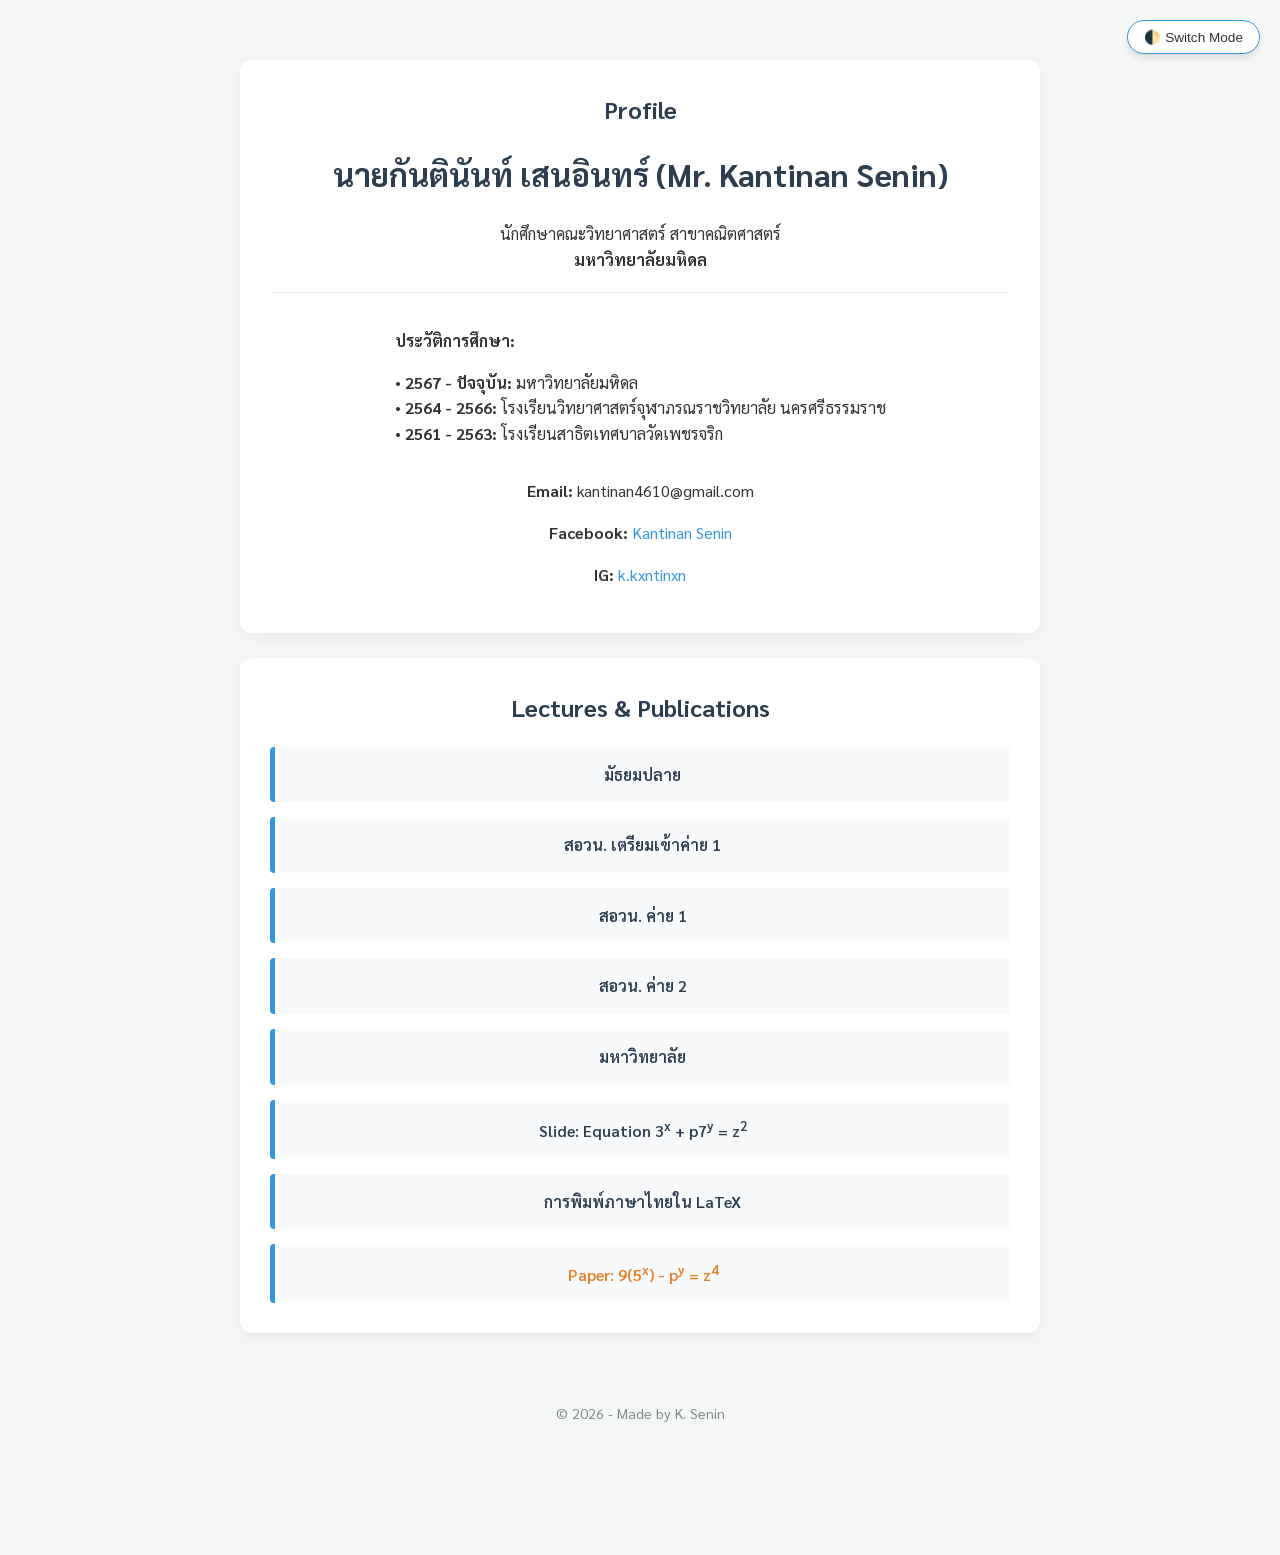
<file: index.html>
<!DOCTYPE html>
<html lang="th">
<head>
    <meta charset="UTF-8">
    <meta name="viewport" content="width=device-width, initial-scale=1.0">
    <title>Kantiverse</title>
    <link href="https://fonts.googleapis.com/css2?family=Sarabun:wght@300;400;700&family=Inter:wght@400;600&display=swap" rel="stylesheet">
    <style>
        :root {
            --primary-color: #2c3e50;
            --accent-color: #3498db;
            --bg-color: #f4f7f6;
            --card-bg: #ffffff;
            --text-color: #333;
            --hr-color: #eee;
            --item-bg: #f8f9fa;
        }

        [data-theme="dark"] {
            --primary-color: #ecf0f1;
            --accent-color: #5dade2;
            --bg-color: #1a1a1a;
            --card-bg: #2d2d2d;
            --text-color: #e0e0e0;
            --hr-color: #444;
            --item-bg: #3d3d3d;
        }

        body {
            font-family: 'Sarabun', 'Inter', sans-serif;
            background-color: var(--bg-color);
            color: var(--text-color);
            margin: 0;
            padding: 0;
            line-height: 1.6;
            transition: all 0.3s ease; 
        }

        #theme-toggle {
            position: fixed;
            top: 20px;
            right: 20px;
            z-index: 1000;
            padding: 8px 16px;
            border-radius: 20px;
            border: 1px solid var(--accent-color);
            background: var(--card-bg);
            color: var(--text-color);
            cursor: pointer;
            font-size: 0.85rem;
            box-shadow: 0 4px 6px rgba(0,0,0,0.1);
        }

        .container {
            max-width: 800px;
            margin: 40px auto;
            padding: 20px;
        }

        header, section, footer {
            background: var(--card-bg);
            padding: 30px;
            border-radius: 12px;
            box-shadow: 0 4px 15px rgba(0,0,0,0.05);
            margin-bottom: 25px;
            text-align: center;
        }

        h1, h2 {
            color: var(--primary-color);
            margin-top: 0;
        }

        .education-list {
            text-align: left;
            display: inline-block;
            margin-top: 15px;
        }

        .lecture-grid {
            display: grid;
            grid-template-columns: 1fr;
            gap: 15px;
            margin-top: 20px;
        }

        .lecture-item {
            background: var(--item-bg);
            border-left: 5px solid var(--accent-color);
            transition: transform 0.2s, background 0.2s;
            border-radius: 4px;
        }

        .lecture-item:hover {
            transform: translateX(10px);
            background: var(--accent-color);
        }

        .lecture-item:hover a {
            color: white;
        }

        .lecture-item a {
            display: block;
            padding: 15px;
            text-decoration: none;
            color: var(--primary-color);
            font-weight: 600;
        }

        .Contact a {
            color: var(--accent-color);
            text-decoration: none;
        }

        footer {
            background: transparent;
            box-shadow: none;
            font-size: 0.9rem;
            color: #7f8c8d;
        }

        .paper-link {
            color: #e67e22 !important;
        }

        hr {
            border: 0;
            height: 1px;
            background: var(--hr-color);
            margin: 20px 0;
        }
    </style>
</head>
<body>

    <button id="theme-toggle">🌓 Switch Mode</button>

    <div class="container">
        <header>
            <h2>Profile</h2>
            <h1>นายกันตินันท์ เสนอินทร์ (Mr. Kantinan Senin)</h1>
            <p>นักศึกษาคณะวิทยาศาสตร์ สาขาคณิตศาสตร์<br><strong>มหาวิทยาลัยมหิดล</strong></p>
            
            <hr>
            
            <div class="education-list">
                <strong>ประวัติการศึกษา:</strong>
                <ul style="list-style: none; padding: 0;">
                    <li>• <strong>2567 - ปัจจุบัน:</strong> มหาวิทยาลัยมหิดล</li>
                    <li>• <strong>2564 - 2566:</strong> โรงเรียนวิทยาศาสตร์จุฬาภรณราชวิทยาลัย นครศรีธรรมราช</li>
                    <li>• <strong>2561 - 2563:</strong> โรงเรียนสาธิตเทศบาลวัดเพชรจริก</li>
                </ul>
            </div>

            <div class="Contact">
                <p><strong>Email:</strong> kantinan4610@gmail.com</p>
                <p><strong>Facebook:</strong> <a href="https://www.facebook.com/tonnam.senin" target="_blank">Kantinan Senin</a></p>
                <p><strong>IG:</strong> <a href="https://www.instagram.com/k.kxntinxn/" target="_blank">k.kxntinxn</a></p>
            </div>
        </header>

        <section>
            <h2>Lectures & Publications</h2>
            <div class="lecture-grid">
                <div class="lecture-item"><a href='มัธยมปลาย.html'>มัธยมปลาย</a></div>
                <div class="lecture-item"><a href="สอวน.เตรียมเข้าค่าย1.html"> สอวน. เตรียมเข้าค่าย 1</a></div>
                <div class="lecture-item"><a href="สอวน.ค่าย1.html"> สอวน. ค่าย 1</a></div>
                <div class="lecture-item"><a href="สอวน.ค่าย2.html"> สอวน. ค่าย 2</a></div>
                <div class="lecture-item"><a href="มหาวิทยาลัย.html"> มหาวิทยาลัย</a></div>
                
                <div class="lecture-item">
                    <a href="https://drive.google.com/file/d/1mC-Z1ArHRUJK5r04q3-rwxMeurHhThMo/view?usp=sharing" target="_blank">
                         Slide: Equation 3<sup>x</sup> + p7<sup>y</sup> = z<sup>2</sup>
                    </a>
                </div>
                
                <div class="lecture-item">
                    <a href="https://drive.google.com/file/d/1zxFBBAdymI_qwy3T6y3Ho1VZbjf3zumK/view?usp=sharing" target="_blank">
                        การพิมพ์ภาษาไทยใน LaTeX
                    </a>
                </div>

                <div class="lecture-item">
                    <a href="https://www.researchgate.net/publication/396907965_On_the_Exponential_Diophantine_Equation_95x_-_py_z4" target="_blank" class="paper-link">
                        Paper: 9(5<sup>x</sup>) - p<sup>y</sup> = z<sup>4</sup>
                    </a>
                </div>
            
            </div>
        </section>

        <footer>
            <p>&copy; 2026 - Made by K. Senin</p>
        </footer>
    </div>

    <script>
        const toggleBtn = document.getElementById('theme-toggle');
        
        function applyTheme() {
            const savedTheme = localStorage.getItem('theme') || 'light';
            document.documentElement.setAttribute('data-theme', savedTheme);
        }
        
        applyTheme();

        toggleBtn.addEventListener('click', () => {
            let currentTheme = document.documentElement.getAttribute('data-theme');
            let newTheme = currentTheme === 'dark' ? 'light' : 'dark';
            
            document.documentElement.setAttribute('data-theme', newTheme);
            localStorage.setItem('theme', newTheme); // บันทึกลงเครื่อง
        });
    </script>
</body>
</html>
</file>
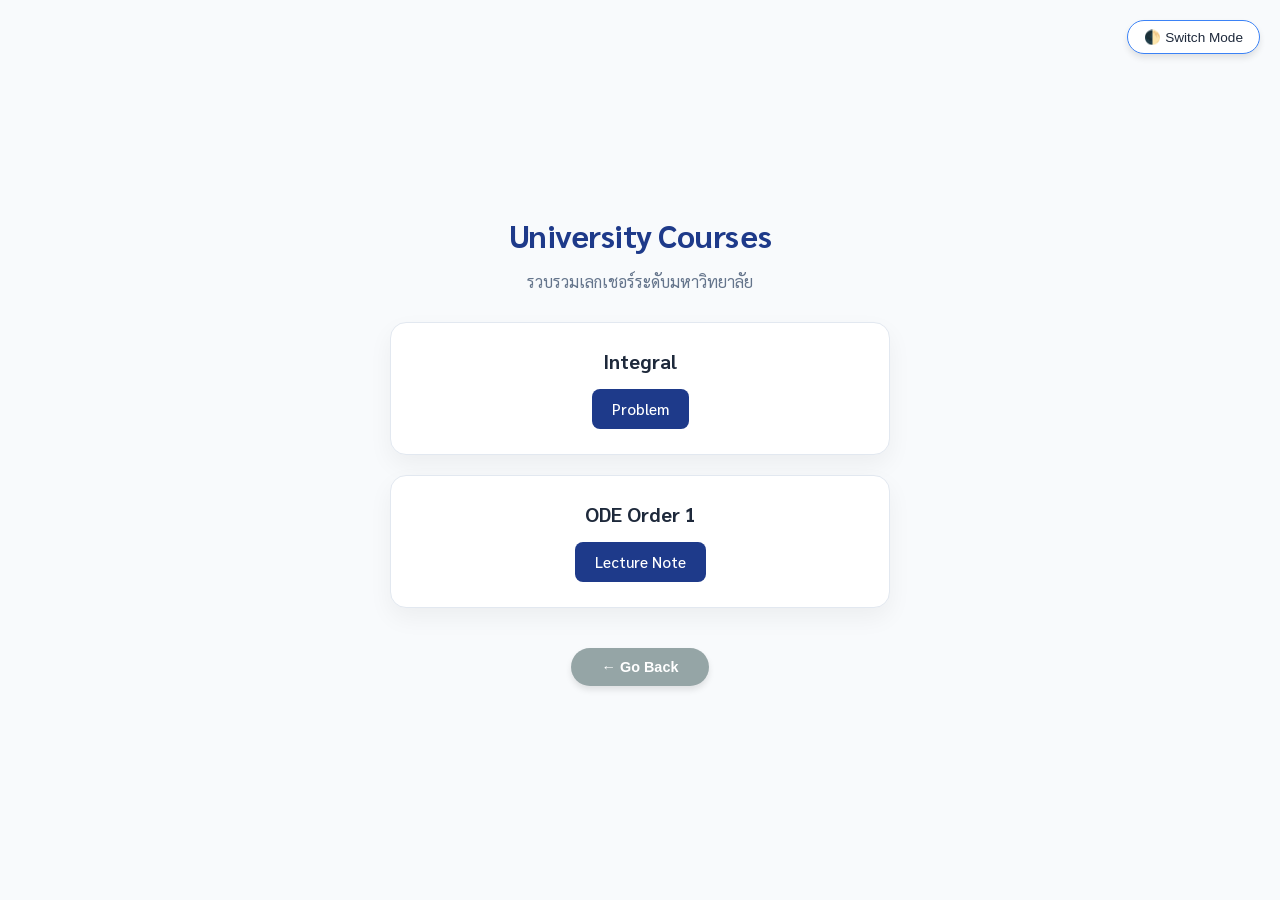
<file: มหาวิทยาลัย.html>
<!DOCTYPE html>
<html lang="th">
<head>
    <meta charset="UTF-8">
    <meta name="viewport" content="width=device-width, initial-scale=1.0">
    <title>Kantiverse | University Lectures</title>
    <link href="https://fonts.googleapis.com/css2?family=Sarabun:wght@300;400;700&family=Inter:wght@400;600&display=swap" rel="stylesheet">
    <style>
        :root {
            --primary-blue: #1e3a8a; 
            --accent-blue: #3b82f6;
            --bg-color: #f8fafc;
            --card-bg: #ffffff;
            --text-main: #1e293b;
            --text-sub: #64748b;
            --border-color: #e2e8f0;
        }

        [data-theme="dark"] {
            --primary-blue: #60a5fa; 
            --accent-blue: #3b82f6;
            --bg-color: #1a1a1a;
            --card-bg: #2d2d2d;
            --text-main: #f1f5f9;
            --text-sub: #94a3b8;
            --border-color: #444;
        }

        body {
            font-family: 'Sarabun', 'Inter', sans-serif;
            background-color: var(--bg-color);
            color: var(--text-main);
            margin: 0;
            display: flex;
            justify-content: center;
            align-items: center;
            min-height: 100vh;
            transition: all 0.3s ease;
        }

        #theme-toggle {
            position: fixed;
            top: 20px;
            right: 20px;
            z-index: 1000;
            padding: 8px 16px;
            border-radius: 20px;
            border: 1px solid var(--accent-blue);
            background: var(--card-bg);
            color: var(--text-main);
            cursor: pointer;
            font-size: 0.85rem;
            box-shadow: 0 4px 6px rgba(0,0,0,0.1);
        }

        .container {
            width: 90%;
            max-width: 500px;
            text-align: center;
            padding: 40px 0;
        }

        .header-box {
            margin-bottom: 30px;
        }

        .header-box h1 {
            font-size: 2rem;
            color: var(--primary-blue);
            margin: 0;
            letter-spacing: -0.5px;
        }

        .lecture-card {
            background: var(--card-bg);
            padding: 25px;
            border-radius: 16px;
            box-shadow: 0 10px 25px rgba(0,0,0,0.05);
            margin-bottom: 20px;
            transition: all 0.3s ease;
            border: 1px solid var(--border-color);
        }

        .lecture-card:hover {
            transform: translateY(-5px);
            box-shadow: 0 15px 30px rgba(0,0,0,0.15);
        }

        .subject-title {
            font-size: 1.25rem;
            font-weight: 700;
            margin-bottom: 15px;
            color: var(--text-main);
            display: block;
        }

        .download-link {
            display: inline-flex;
            align-items: center;
            gap: 8px;
            background-color: var(--primary-blue);
            color: #ffffff;
            text-decoration: none;
            padding: 10px 20px;
            border-radius: 8px;
            font-size: 0.95rem;
            font-weight: 500;
            transition: background 0.2s;
        }

        [data-theme="dark"] .download-link {
            color: #000; /* ในโหมดมืด ปุ่มสีสว่างขึ้น ตัวอักษรควรเข้ม */
            background-color: var(--primary-blue);
        }

        .download-link:hover {
            opacity: 0.9;
            transform: scale(1.02);
        }

        .back-btn-container {
            margin-top: 40px;
            text-align: center;
        }

        .back-btn {
            background-color: #95a5a6;
            border: none;
            border-radius: 50px;
            transition: all 0.3s ease;
            box-shadow: 0 4px 6px rgba(0,0,0,0.1);
            display: inline-block; 
        }

        .back-btn:hover {
            background-color: #7f8c8d;
            transform: translateY(-2px);
            box-shadow: 0 6px 12px rgba(0,0,0,0.15);
        }

        .back-btn a {
            color: white;
            text-decoration: none;
            font-weight: bold;
            font-size: 0.9rem;
            display: block;
            padding: 10px 25px;
        }

        .file-icon {
            font-size: 1.2rem;
        }
    </style>
</head>
<body>

    <button id="theme-toggle">🌓 Switch Mode</button>

    <div class="container">
        <div class="header-box">
            <h1>University Courses</h1>
            <p style="color: var(--text-sub);">รวบรวมเลกเชอร์ระดับมหาวิทยาลัย</p>
        </div>

        <div class="lecture-card">
            <span class="subject-title">Integral</span>
            <a href="https://drive.google.com/file/d/1FIkZRfw_OsHrv6BW5Grwnc2y-StgGNKM/view?usp=drive_link" class="download-link" target="_blank">
                 Problem
            </a>
        </div>

        <div class="lecture-card">
            <span class="subject-title">ODE Order 1</span>
            <a href="https://drive.google.com/file/d/1GILqhhvzXh1Y-eEn_QkeC_bEu3wWlFts/view?usp=sharing" class="download-link" target="_blank">
                 Lecture Note
            </a>
        </div>

        <div class="back-btn-container">
            <button class="back-btn">
                <a href="index.html">← Go Back</a>
            </button>
        </div>
    </div>

    <script>
        const toggleBtn = document.getElementById('theme-toggle');
        
        function applyTheme() {
            const savedTheme = localStorage.getItem('theme') || 'light';
            document.documentElement.setAttribute('data-theme', savedTheme);
        }

        applyTheme();

        toggleBtn.addEventListener('click', () => {
            let currentTheme = document.documentElement.getAttribute('data-theme');
            let newTheme = currentTheme === 'dark' ? 'light' : 'dark';
            
            document.documentElement.setAttribute('data-theme', newTheme);
            localStorage.setItem('theme', newTheme);
        });
    </script>
</body>
</html>
</file>
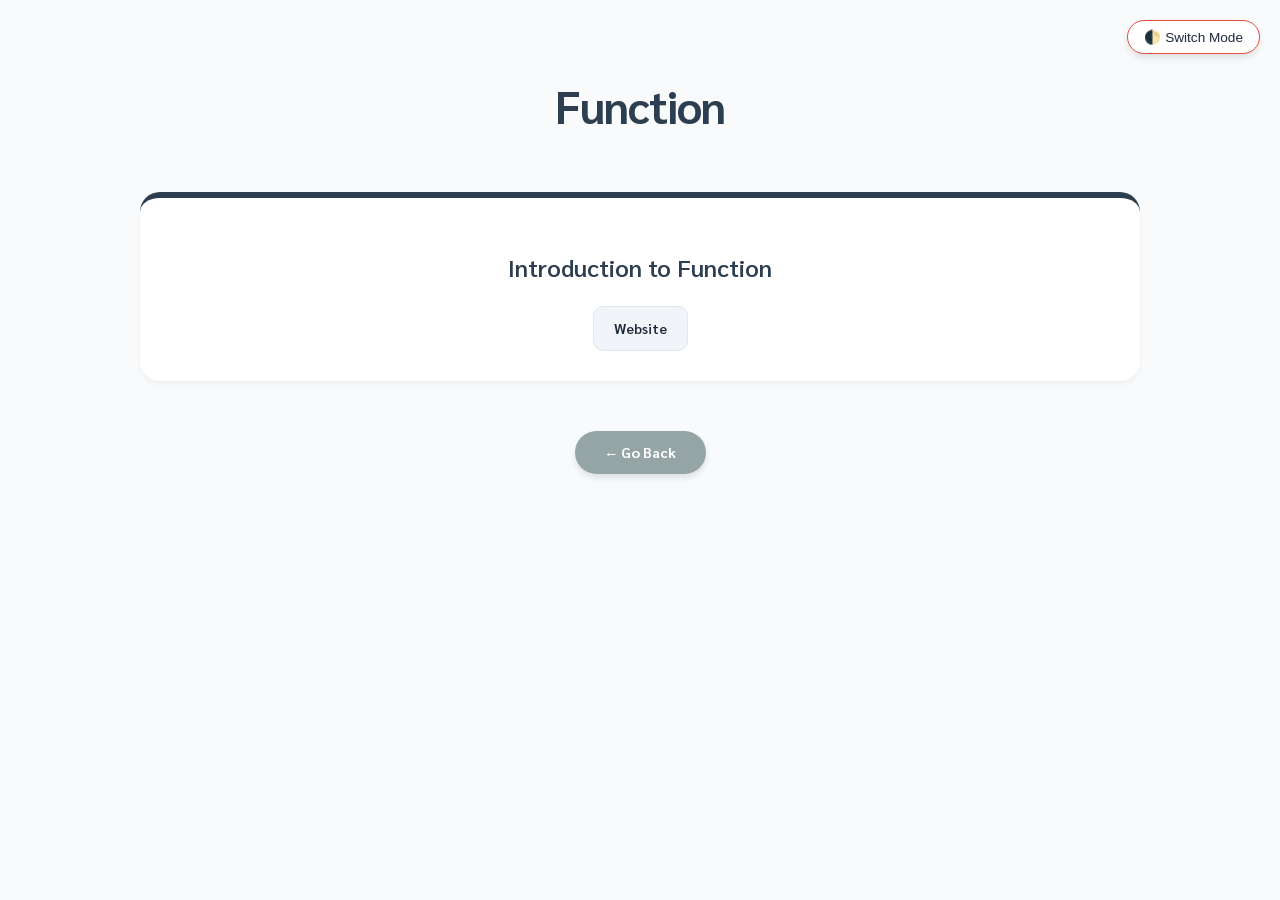
<file: มัธยมปลาย.html>
<!DOCTYPE html>
<html lang="th">
<head>
    <meta charset="UTF-8">
    <meta name="viewport" content="width=device-width, initial-scale=1.0">
    <title>Kantiverse | POSN Camp 2</title>
    <link href="https://fonts.googleapis.com/css2?family=Sarabun:wght@300;400;600;700&family=Inter:wght@400;600&display=swap" rel="stylesheet">
    <style>
        :root {
            --primary-color: #2c3e50;
            --accent-color: #e74c3c;
            --bg-color: #f8fafc;
            --card-bg: #ffffff;
            --text-main: #1e293b;
            --text-muted: #64748b;
            --btn-bg: #f1f5f9;
            --btn-border: #e2e8f0;
            --exam-gradient: linear-gradient(135deg, #2c3e50 0%, #34495e 100%);
        }

        [data-theme="dark"] {
            --primary-color: #ecf0f1;
            --accent-color: #ff6b6b;
            --bg-color: #1a1a1a;
            --card-bg: #2d2d2d;
            --text-main: #f1f5f9;
            --text-muted: #94a3b8;
            --btn-bg: #3d3d3d;
            --btn-border: #444;
            --exam-gradient: linear-gradient(135deg, #1e293b 0%, #2c3e50 100%);
        }

        body {
            font-family: 'Sarabun', 'Inter', sans-serif;
            background-color: var(--bg-color);
            color: var(--text-main);
            margin: 0;
            padding: 40px 20px;
            line-height: 1.6;
            transition: all 0.3s ease;
        }

        #theme-toggle {
            position: fixed;
            top: 20px;
            right: 20px;
            z-index: 1000;
            padding: 8px 16px;
            border-radius: 20px;
            border: 1px solid var(--accent-color);
            background: var(--card-bg);
            color: var(--text-main);
            cursor: pointer;
            font-size: 0.85rem;
            box-shadow: 0 4px 6px rgba(0,0,0,0.1);
        }

        .container {
            max-width: 1000px;
            margin: auto;
        }

        .header {
            text-align: center;
            margin-bottom: 50px;
        }

        .header h1 {
            font-size: 2.8rem;
            color: var(--primary-color);
            margin-bottom: 10px;
            font-weight: 700;
            letter-spacing: -1px;
        }

        .header p {
            color: var(--text-muted);
            font-size: 1.1rem;
        }

        .subject-grid {
            display: grid;
            grid-template-columns: repeat(auto-fit, minmax(280px, 1fr));
            gap: 25px;
            margin-bottom: 50px;
        }

        .subject-card {
            background: var(--card-bg);
            padding: 30px;
            border-radius: 20px;
            box-shadow: 0 4px 6px -1px rgba(0,0,0,0.05);
            text-align: center;
            border-top: 6px solid var(--primary-color);
            transition: all 0.3s cubic-bezier(0.4, 0, 0.2, 1);
            display: flex;
            flex-direction: column;
            justify-content: space-between;
        }

        .subject-card:hover {
            transform: translateY(-8px);
            box-shadow: 0 20px 25px -5px rgba(0,0,0,0.1);
        }

        .subject-card h2 {
            font-size: 1.5rem;
            color: var(--primary-color);
            margin-bottom: 20px;
            font-weight: 600;
        }

        .btn-group {
            display: flex;
            justify-content: center;
            gap: 12px;
            flex-wrap: wrap;
        }

        .btn-link {
            text-decoration: none;
            padding: 10px 20px;
            border-radius: 10px;
            font-size: 0.9rem;
            font-weight: 600;
            transition: 0.2s;
            background: var(--btn-bg);
            color: var(--text-main);
            border: 1px solid var(--btn-border);
        }

        .btn-link:hover {
            background: var(--primary-color);
            color: var(--bg-color);
        }

        .exam-section {
            background: var(--exam-gradient);
            color: white;
            padding: 40px;
            border-radius: 24px;
            text-align: center;
            margin-bottom: 40px;
            box-shadow: 0 10px 30px rgba(0,0,0,0.2);
        }

        .exam-section h2 {
            color: white;
        }

        .exam-btn {
            display: inline-block;
            background: var(--accent-color);
            color: white;
            text-decoration: none;
            padding: 14px 35px;
            border-radius: 50px;
            font-weight: 700;
            margin-top: 15px;
            transition: 0.3s;
        }

        .exam-btn:hover {
            transform: scale(1.05);
            box-shadow: 0 5px 15px rgba(231, 76, 60, 0.4);
        }

        .back-btn-container {
            text-align: center;
            margin-top: 40px;
        }

        .back-btn {
            background-color: #95a5a6;
            border: none;
            border-radius: 50px;
            transition: all 0.3s ease;
            box-shadow: 0 4px 6px rgba(0,0,0,0.1);
            display: inline-block;
        }

        .back-btn a {
            color: white;
            text-decoration: none;
            font-weight: bold;
            font-size: 0.9rem;
            display: block;
            padding: 10px 30px;
        }

        .back-btn:hover {
            background-color: #7f8c8d;
            transform: translateY(-2px);
        }

        .empty-state {
            color: var(--text-muted);
            font-style: italic;
            font-size: 0.9rem;
            background: var(--btn-bg);
            padding: 10px;
            border-radius: 8px;
        }
    </style>
</head>
<body>

    <button id="theme-toggle">🌓 Switch Mode</button>

    <div class="container">
        <div class="header">
            <h1>Function</h1>
        </div>

        <div class="subject-grid">

            <div class="subject-card">
                <h2>Introduction to Function</h2>
                <div class="btn-group">
                    <a href="https://kantiversefunction.netlify.app/" class="btn-link" target="_blank"> Website</a>
                </div>
            </div>

        </div>

        <div class="back-btn-container">
            <div class="back-btn">
                <a href="index.html">← Go Back</a>
            </div>
        </div>
    </div>

    <script>
        const toggleBtn = document.getElementById('theme-toggle');
        
        function applyTheme() {
            const savedTheme = localStorage.getItem('theme') || 'light';
            document.documentElement.setAttribute('data-theme', savedTheme);
        }

        applyTheme();

        toggleBtn.addEventListener('click', () => {
            let currentTheme = document.documentElement.getAttribute('data-theme');
            let newTheme = currentTheme === 'dark' ? 'light' : 'dark';
            document.documentElement.setAttribute('data-theme', newTheme);
            localStorage.setItem('theme', newTheme);
        });
    </script>
</body>
</html>
</file>
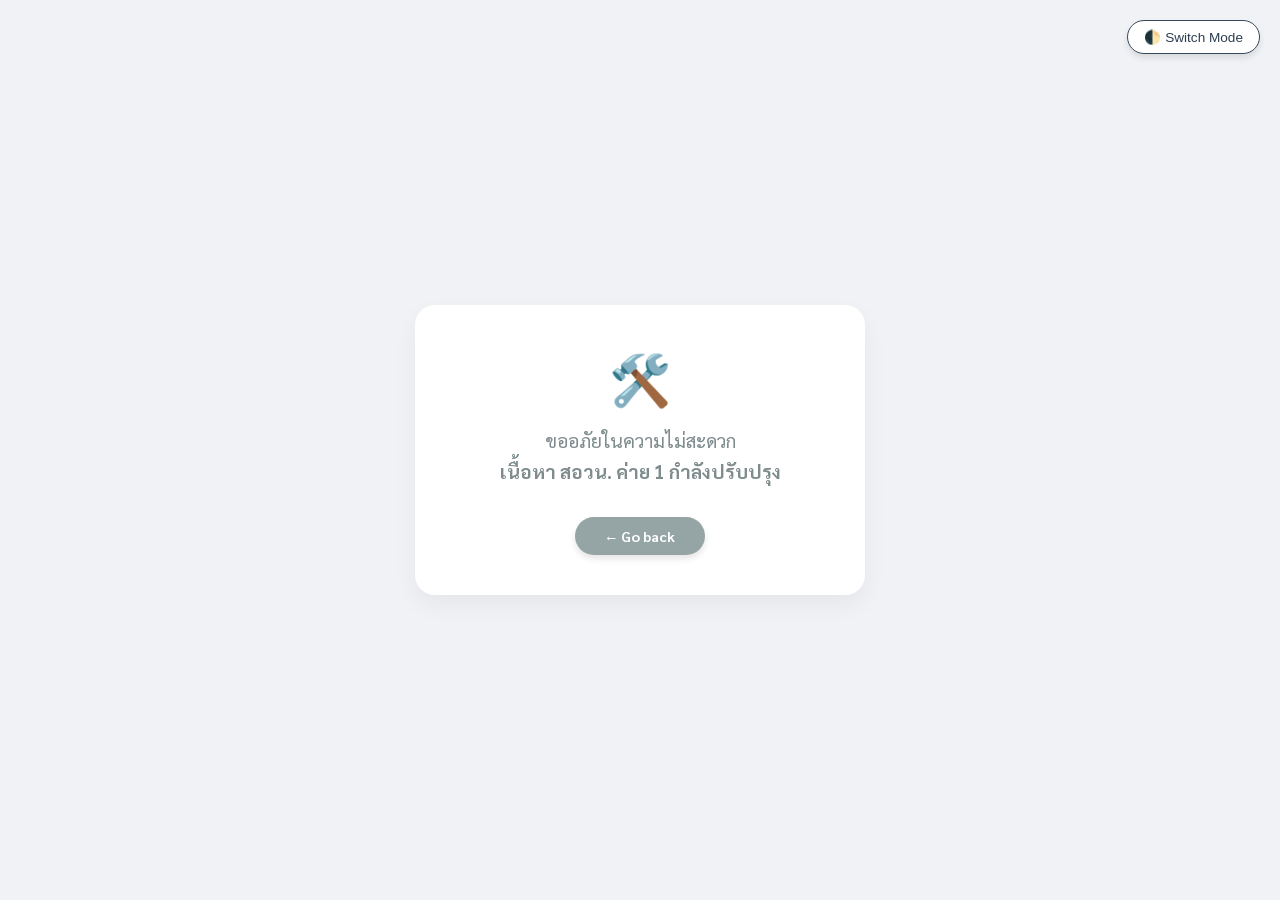
<file: สอวน.ค่าย1.html>
<!DOCTYPE html>
<html lang="th">
<head>
    <meta charset="UTF-8">
    <meta name="viewport" content="width=device-width, initial-scale=1.0">
    <title>Kantiverse | POSN Camp 1</title>
    <link href="https://fonts.googleapis.com/css2?family=Sarabun:wght@300;400;700&display=swap" rel="stylesheet">
    <style>
        :root {
            --bg-color: #f0f2f5;
            --card-bg: #ffffff;
            --text-main: #2c3e50;
            --text-sub: #7f8c8d;
            --accent-color: #34495e;
            --icon-color: #bdc3c7;
        }

        [data-theme="dark"] {
            --bg-color: #1a1a1a;
            --card-bg: #2d2d2d;
            --text-main: #ecf0f1;
            --text-sub: #bdc3c7;
            --accent-color: #3498db;
            --icon-color: #555;
        }

        * {
            margin: 0;
            padding: 0;
            box-sizing: border-box;
        }

        body {
            font-family: 'Sarabun', sans-serif;
            background-color: var(--bg-color);
            color: var(--text-main);
            display: flex;
            justify-content: center;
            align-items: center;
            height: 100vh;
            transition: all 0.3s ease;
        }

        #theme-toggle {
            position: fixed;
            top: 20px;
            right: 20px;
            z-index: 1000;
            padding: 8px 16px;
            border-radius: 20px;
            border: 1px solid var(--accent-color);
            background: var(--card-bg);
            color: var(--text-main);
            cursor: pointer;
            font-size: 0.85rem;
            box-shadow: 0 4px 6px rgba(0,0,0,0.1);
        }

        .content-area {
            background-color: var(--card-bg);
            padding: 40px 60px;
            border-radius: 20px;
            box-shadow: 0 10px 25px rgba(0,0,0,0.05);
            text-align: center;
            max-width: 450px;
            width: 90%;
            transition: transform 0.3s ease;
        }

        .icon-box {
            font-size: 50px;
            margin-bottom: 15px;
            color: var(--icon-color);
        }

        .message p {
            font-size: 1.2rem;
            color: var(--text-sub);
            font-weight: 400;
            line-height: 1.6;
            margin-bottom: 30px;
        }

        .back-btn {
            background-color: #95a5a6; 
            border: none;
            border-radius: 50px;
            transition: all 0.3s ease;
            display: inline-block; 
            box-shadow: 0 4px 6px rgba(0,0,0,0.1);
        }

        .back-btn a {
            color: white;
            text-decoration: none;
            font-weight: bold;
            font-size: 0.9rem;
            display: block;
            padding: 10px 30px; 
        }

        .back-btn:hover {
            background-color: #7f8c8d;
            transform: translateY(-2px);
            box-shadow: 0 6px 12px rgba(0,0,0,0.15);
        }
    </style>
</head>
<body>

    <button id="theme-toggle">🌓 Switch Mode</button>

    <div class="content-area">
        <div class="icon-box">🛠️</div>
        
        <div class="message">
            <p>ขออภัยในความไม่สะดวก<br><b>เนื้อหา สอวน. ค่าย 1 กำลังปรับปรุง</b></p>
        </div>

        <div class="back-btn">
            <a href="index.html">← Go back</a>
        </div>
    </div>

    <script>
        const toggleBtn = document.getElementById('theme-toggle');
        
        function applyTheme() {
            const savedTheme = localStorage.getItem('theme') || 'light';
            document.documentElement.setAttribute('data-theme', savedTheme);
        }

        applyTheme();

        toggleBtn.addEventListener('click', () => {
            let currentTheme = document.documentElement.getAttribute('data-theme');
            let newTheme = currentTheme === 'dark' ? 'light' : 'dark';
            
            document.documentElement.setAttribute('data-theme', newTheme);
            localStorage.setItem('theme', newTheme);
        });
    </script>
</body>
</html>
</file>
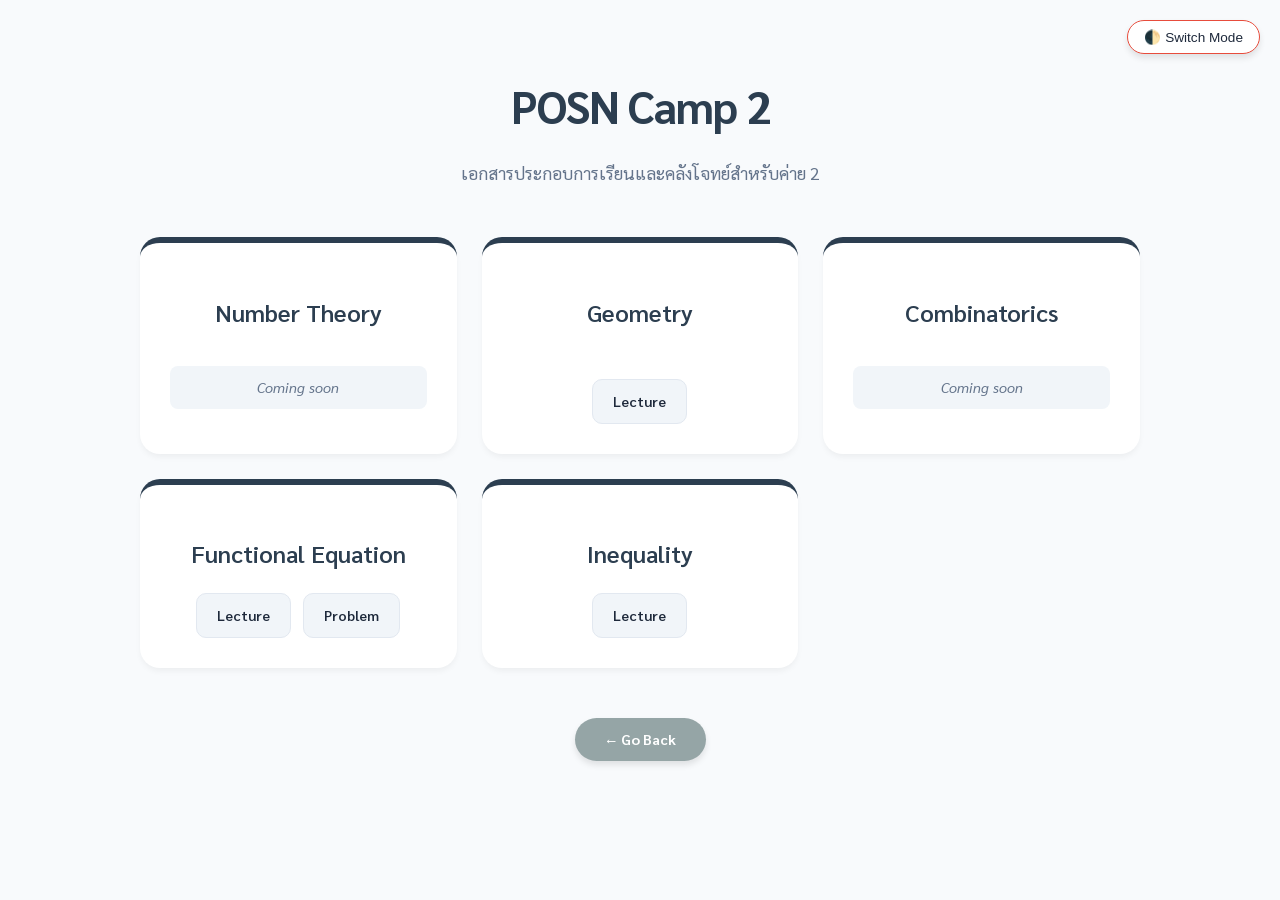
<file: สอวน.ค่าย2.html>
<!DOCTYPE html>
<html lang="th">
<head>
    <meta charset="UTF-8">
    <meta name="viewport" content="width=device-width, initial-scale=1.0">
    <title>Kantiverse | POSN Camp 2</title>
    <link href="https://fonts.googleapis.com/css2?family=Sarabun:wght@300;400;600;700&family=Inter:wght@400;600&display=swap" rel="stylesheet">
    <style>
        :root {
            --primary-color: #2c3e50;
            --accent-color: #e74c3c;
            --bg-color: #f8fafc;
            --card-bg: #ffffff;
            --text-main: #1e293b;
            --text-muted: #64748b;
            --btn-bg: #f1f5f9;
            --btn-border: #e2e8f0;
            --exam-gradient: linear-gradient(135deg, #2c3e50 0%, #34495e 100%);
        }

        [data-theme="dark"] {
            --primary-color: #ecf0f1;
            --accent-color: #ff6b6b;
            --bg-color: #1a1a1a;
            --card-bg: #2d2d2d;
            --text-main: #f1f5f9;
            --text-muted: #94a3b8;
            --btn-bg: #3d3d3d;
            --btn-border: #444;
            --exam-gradient: linear-gradient(135deg, #1e293b 0%, #2c3e50 100%);
        }

        body {
            font-family: 'Sarabun', 'Inter', sans-serif;
            background-color: var(--bg-color);
            color: var(--text-main);
            margin: 0;
            padding: 40px 20px;
            line-height: 1.6;
            transition: all 0.3s ease;
        }

        #theme-toggle {
            position: fixed;
            top: 20px;
            right: 20px;
            z-index: 1000;
            padding: 8px 16px;
            border-radius: 20px;
            border: 1px solid var(--accent-color);
            background: var(--card-bg);
            color: var(--text-main);
            cursor: pointer;
            font-size: 0.85rem;
            box-shadow: 0 4px 6px rgba(0,0,0,0.1);
        }

        .container {
            max-width: 1000px;
            margin: auto;
        }

        .header {
            text-align: center;
            margin-bottom: 50px;
        }

        .header h1 {
            font-size: 2.8rem;
            color: var(--primary-color);
            margin-bottom: 10px;
            font-weight: 700;
            letter-spacing: -1px;
        }

        .header p {
            color: var(--text-muted);
            font-size: 1.1rem;
        }

        .subject-grid {
            display: grid;
            grid-template-columns: repeat(auto-fit, minmax(280px, 1fr));
            gap: 25px;
            margin-bottom: 50px;
        }

        .subject-card {
            background: var(--card-bg);
            padding: 30px;
            border-radius: 20px;
            box-shadow: 0 4px 6px -1px rgba(0,0,0,0.05);
            text-align: center;
            border-top: 6px solid var(--primary-color);
            transition: all 0.3s cubic-bezier(0.4, 0, 0.2, 1);
            display: flex;
            flex-direction: column;
            justify-content: space-between;
        }

        .subject-card:hover {
            transform: translateY(-8px);
            box-shadow: 0 20px 25px -5px rgba(0,0,0,0.1);
        }

        .subject-card h2 {
            font-size: 1.5rem;
            color: var(--primary-color);
            margin-bottom: 20px;
            font-weight: 600;
        }

        .btn-group {
            display: flex;
            justify-content: center;
            gap: 12px;
            flex-wrap: wrap;
        }

        .btn-link {
            text-decoration: none;
            padding: 10px 20px;
            border-radius: 10px;
            font-size: 0.9rem;
            font-weight: 600;
            transition: 0.2s;
            background: var(--btn-bg);
            color: var(--text-main);
            border: 1px solid var(--btn-border);
        }

        .btn-link:hover {
            background: var(--primary-color);
            color: var(--bg-color);
        }

        .exam-section {
            background: var(--exam-gradient);
            color: white;
            padding: 40px;
            border-radius: 24px;
            text-align: center;
            margin-bottom: 40px;
            box-shadow: 0 10px 30px rgba(0,0,0,0.2);
        }

        .exam-section h2 {
            color: white;
        }

        .exam-btn {
            display: inline-block;
            background: var(--accent-color);
            color: white;
            text-decoration: none;
            padding: 14px 35px;
            border-radius: 50px;
            font-weight: 700;
            margin-top: 15px;
            transition: 0.3s;
        }

        .exam-btn:hover {
            transform: scale(1.05);
            box-shadow: 0 5px 15px rgba(231, 76, 60, 0.4);
        }

        .back-btn-container {
            text-align: center;
            margin-top: 40px;
        }

        .back-btn {
            background-color: #95a5a6;
            border: none;
            border-radius: 50px;
            transition: all 0.3s ease;
            box-shadow: 0 4px 6px rgba(0,0,0,0.1);
            display: inline-block;
        }

        .back-btn a {
            color: white;
            text-decoration: none;
            font-weight: bold;
            font-size: 0.9rem;
            display: block;
            padding: 10px 30px;
        }

        .back-btn:hover {
            background-color: #7f8c8d;
            transform: translateY(-2px);
        }

        .empty-state {
            color: var(--text-muted);
            font-style: italic;
            font-size: 0.9rem;
            background: var(--btn-bg);
            padding: 10px;
            border-radius: 8px;
        }
    </style>
</head>
<body>

    <button id="theme-toggle">🌓 Switch Mode</button>

    <div class="container">
        <div class="header">
            <h1>POSN Camp 2</h1>
            <p>เอกสารประกอบการเรียนและคลังโจทย์สำหรับค่าย 2</p>
        </div>

        <div class="subject-grid">
            <div class="subject-card">
                <h2>Number Theory</h2>
                <p class="empty-state"> Coming soon</p>
            </div>

            <div class="subject-card">
                <h2>Geometry</h2>
                <div class="btn-group">
                    <a href="https://drive.google.com/file/d/1NJ-e7Z4FiKDU0IaaLg1A54Wwg1fdZKQ3/view?usp=sharing" class="btn-link" target="_blank"> Lecture</a>
                </div>
            </div>

            <div class="subject-card">
                <h2>Combinatorics</h2>
                <p class="empty-state"> Coming soon</p>
            </div>

            <div class="subject-card">
                <h2>Functional Equation</h2>
                <div class="btn-group">
                    <a href="https://drive.google.com/file/d/1Ni9uEarf3yB5DQV3pfCKo316uaXhUIEm/view?usp=drive_link" class="btn-link" target="_blank"> Lecture</a>
                    <a href="https://drive.google.com/file/d/1Kif3iDoxXCNC7uCzOlaesJerGKpQRpca/view?usp=drive_link" class="btn-link" target="_blank"> Problem</a>
                </div>
            </div>

            <div class="subject-card">
                <h2>Inequality</h2>
                <div class="btn-group">
                    <a href="https://drive.google.com/file/d/12GyWyMwGaIG9DTXPyR9GvSD0hjzSRRWz/view?usp=sharing" class="btn-link" target="_blank">Lecture</a>
                </div>
            </div>
        </div>

        <div class="back-btn-container">
            <div class="back-btn">
                <a href="index.html">← Go Back</a>
            </div>
        </div>
    </div>

    <script>
        const toggleBtn = document.getElementById('theme-toggle');
        
        function applyTheme() {
            const savedTheme = localStorage.getItem('theme') || 'light';
            document.documentElement.setAttribute('data-theme', savedTheme);
        }

        applyTheme();

        toggleBtn.addEventListener('click', () => {
            let currentTheme = document.documentElement.getAttribute('data-theme');
            let newTheme = currentTheme === 'dark' ? 'light' : 'dark';
            document.documentElement.setAttribute('data-theme', newTheme);
            localStorage.setItem('theme', newTheme);
        });
    </script>
</body>
</html>
</file>
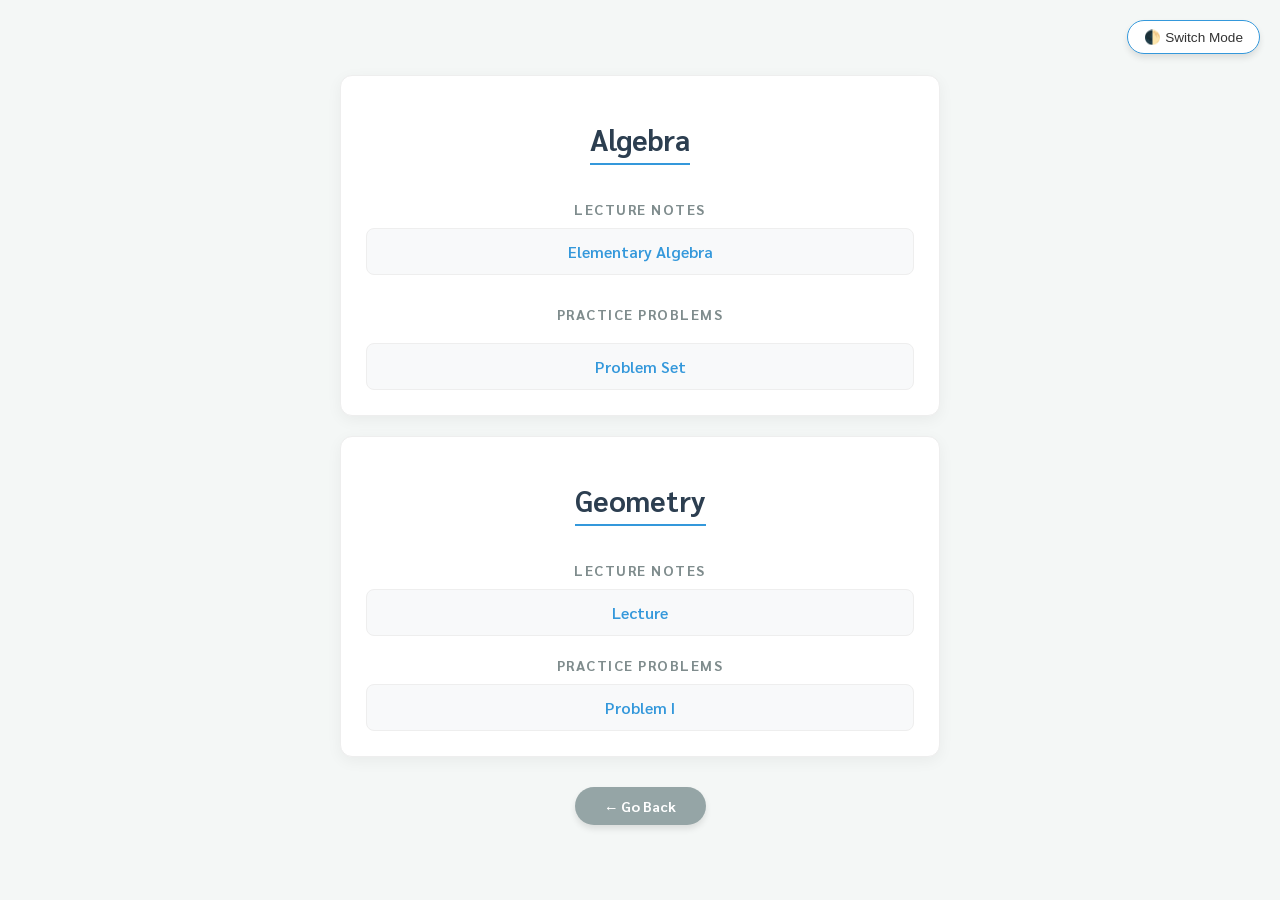
<file: สอวน.เตรียมเข้าค่าย1.html>
<!DOCTYPE html>
<html lang="th">
<head>
    <meta charset="UTF-8">
    <meta name="viewport" content="width=device-width, initial-scale=1.0">
    <title>Kantiverse | Pre POSN Camp 1</title>
    <link href="https://fonts.googleapis.com/css2?family=Sarabun:wght@300;400;700&family=Inter:wght@400;600&display=swap" rel="stylesheet">
    <style>
        :root {
            --primary-color: #2c3e50;
            --accent-color: #3498db;
            --bg-color: #f4f7f6;
            --card-bg: #ffffff;
            --text-color: #333;
            --text-sub: #7f8c8d;
            --link-bg: #f8f9fa;
            --link-border: #eee;
        }

        [data-theme="dark"] {
            --primary-color: #ecf0f1;
            --accent-color: #5dade2;
            --bg-color: #1a1a1a;
            --card-bg: #2d2d2d;
            --text-color: #e0e0e0;
            --text-sub: #bdc3c7;
            --link-bg: #3d3d3d;
            --link-border: #444;
        }

        body {
            font-family: 'Sarabun', 'Inter', sans-serif;
            background-color: var(--bg-color);
            color: var(--text-color);
            margin: 0;
            padding: 0;
            display: flex;
            justify-content: center;
            align-items: center;
            min-height: 100vh;
            transition: all 0.3s ease;
        }

        #theme-toggle {
            position: fixed;
            top: 20px;
            right: 20px;
            z-index: 1000;
            padding: 8px 16px;
            border-radius: 20px;
            border: 1px solid var(--accent-color);
            background: var(--card-bg);
            color: var(--text-color);
            cursor: pointer;
            font-size: 0.85rem;
            box-shadow: 0 4px 6px rgba(0,0,0,0.1);
        }

        .container {
            width: 90%;
            max-width: 600px;
            margin: 40px auto;
        }

        .subject-card {
            background: var(--card-bg);
            padding: 25px;
            border-radius: 12px;
            box-shadow: 0 4px 15px rgba(0,0,0,0.05);
            margin-bottom: 20px;
            text-align: center;
            transition: transform 0.3s ease;
            border: 1px solid var(--link-border);
        }

        .subject-card:hover {
            transform: translateY(-5px);
        }

        h1 {
            color: var(--primary-color);
            font-size: 1.8rem;
            margin-bottom: 15px;
            border-bottom: 2px solid var(--accent-color);
            display: inline-block;
            padding-bottom: 5px;
        }

        h3 {
            font-size: 0.9rem;
            color: var(--text-sub);
            margin-top: 20px;
            margin-bottom: 10px;
            text-transform: uppercase;
            letter-spacing: 1.5px;
        }

        .link-group {
            display: flex;
            flex-direction: column;
            gap: 10px;
            margin-top: 10px;
        }

        .math-link {
            display: block;
            padding: 12px;
            background: var(--link-bg);
            color: var(--accent-color);
            text-decoration: none;
            border-radius: 8px;
            font-weight: 600;
            transition: all 0.3s ease;
            border: 1px solid var(--link-border);
        }

        .math-link:hover {
            background: var(--accent-color);
            color: white;
            transform: scale(1.02);
        }

        .back-btn-container {
            margin-top: 30px;
            text-align: center;
        }

        .back-btn {
            background-color: #95a5a6;
            border-radius: 50px;
            display: inline-block;
            transition: all 0.3s ease;
            box-shadow: 0 4px 6px rgba(0,0,0,0.1);
        }

        .back-btn a {
            color: white;
            text-decoration: none;
            font-weight: bold;
            font-size: 0.9rem;
            display: block;
            padding: 10px 30px;
        }

        .back-btn:hover {
            background-color: #7f8c8d;
            transform: translateY(-2px);
        }
    </style>
</head>
<body>

    <button id="theme-toggle">🌓 Switch Mode</button>

    <div class="container">
        <div class="subject-card">
            <h1>Algebra</h1>
            <h3>Lecture Notes</h3>
            <div class="link-group">
                <a href="https://drive.google.com/file/d/1i6vqGYlOKqA_HxWRDWtIuO0F_0PE8-Zo/view?usp=sharing" class="math-link" target="_blank">
                    Elementary Algebra
                </a>
                <h3>Practice Problems</h3>
                <a href="https://drive.google.com/file/d/1q1xadrmR8P07Xf9MUxaq0nwehZ8RTwbI/view?usp=drive_link" class="math-link" target="_blank">
                     Problem Set
                </a>
            </div>
        </div>

        <div class="subject-card">
            <h1>Geometry</h1>
            
            <h3>Lecture Notes</h3>
            <div class="link-group">
                <a href="https://drive.google.com/file/d/1e0DJBSua50ZZeaxcP2AgyyM3y3UQ0Eg6/view?usp=sharing" class="math-link" target="_blank">
                     Lecture
                </a>
            </div>

            <h3>Practice Problems</h3>
            <div class="link-group">
                <a href="https://drive.google.com/file/d/14RDSti6rBg-Cth5cN_Ts_7POnC4jsY4f/view?usp=drive_link" class="math-link" target="_blank">
                     Problem I
                </a>
            </div>
        </div>

        <div class="back-btn-container">
            <div class="back-btn">
                <a href="index.html">← Go Back </a>
            </div>
        </div>
    </div>

    <script>
        const toggleBtn = document.getElementById('theme-toggle');
        
        function applyTheme() {
            const savedTheme = localStorage.getItem('theme') || 'light';
            document.documentElement.setAttribute('data-theme', savedTheme);
        }

        applyTheme();

        toggleBtn.addEventListener('click', () => {
            let currentTheme = document.documentElement.getAttribute('data-theme');
            let newTheme = currentTheme === 'dark' ? 'light' : 'dark';
            
            document.documentElement.setAttribute('data-theme', newTheme);
            localStorage.setItem('theme', newTheme);
        });
    </script>
</body>
</html>
</file>
